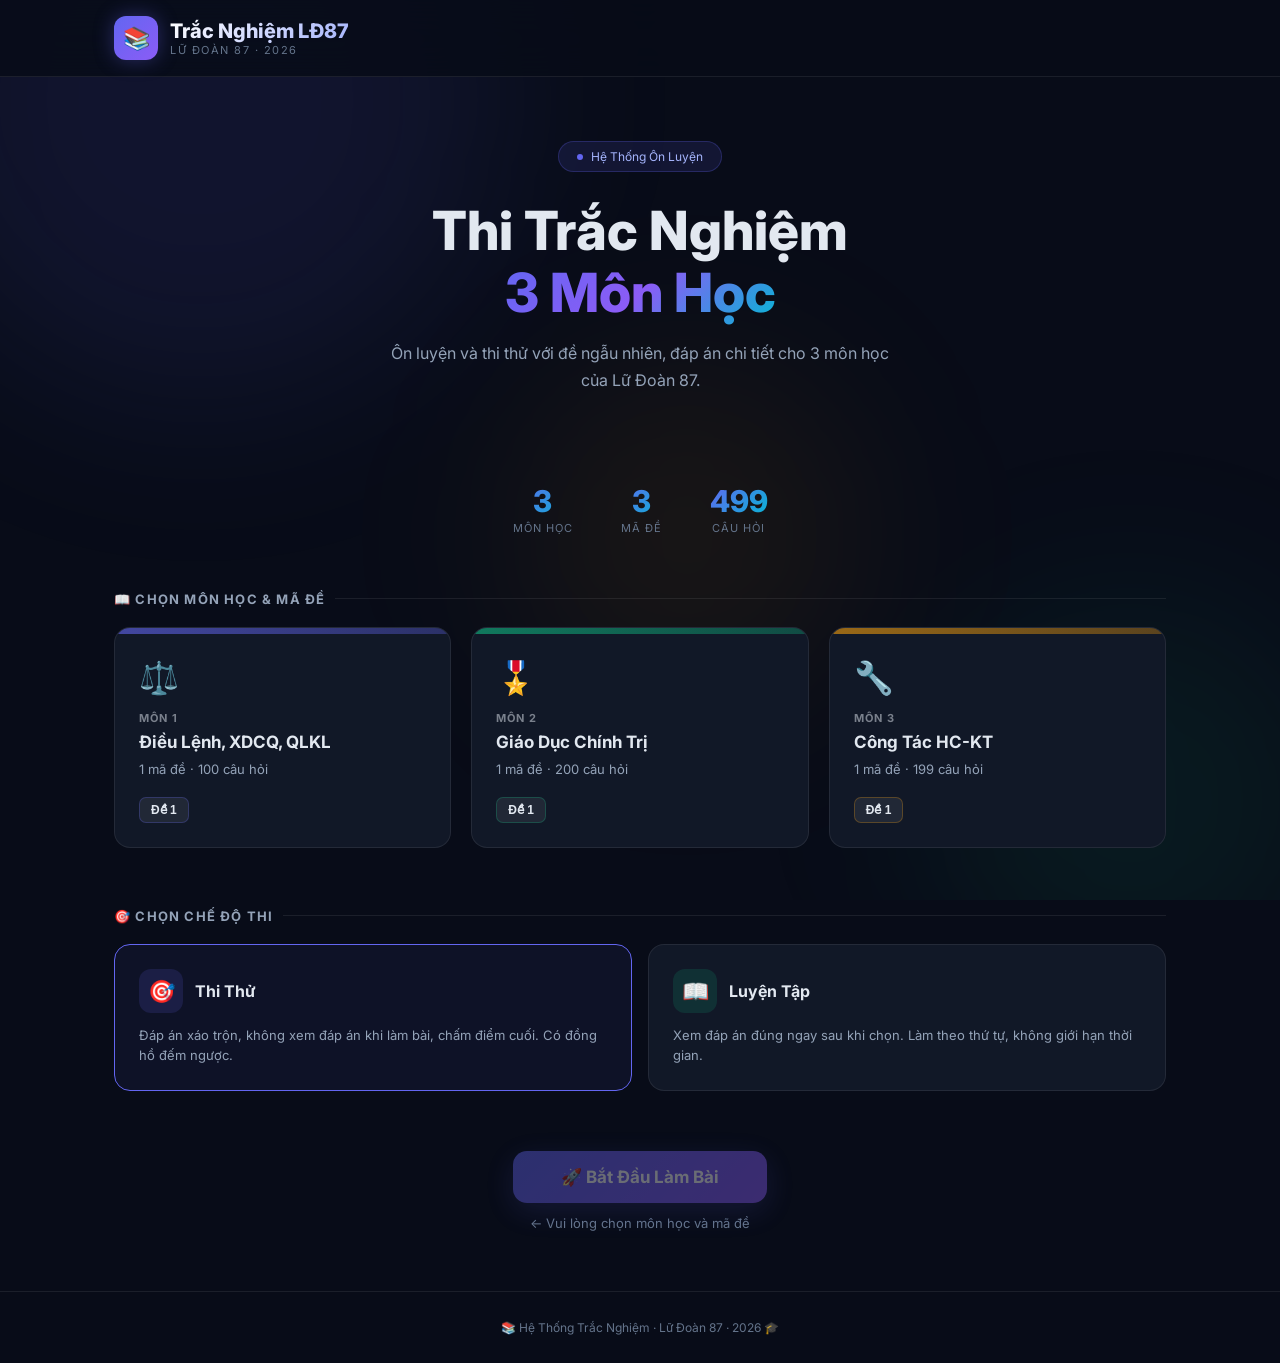
<file: index.html>
<!DOCTYPE html>
<html lang="vi">
<head>
  <meta charset="UTF-8"/>
  <meta name="viewport" content="width=device-width, initial-scale=1.0"/>
  <title>📚 Hệ Thống Trắc Nghiệm - Lữ Đoàn 87</title>
  <meta name="description" content="Phần mềm ôn luyện và thi thử trắc nghiệm 3 môn: Điều Lệnh XDCQ QLKL, GDCT, CT HC-KT"/>
  <link rel="preconnect" href="https://fonts.googleapis.com">
  <link href="https://fonts.googleapis.com/css2?family=Inter:wght@300;400;500;600;700;800&display=swap" rel="stylesheet">
  <style>
    *, *::before, *::after { box-sizing: border-box; margin: 0; padding: 0; }
    :root {
      --bg: #080c18; --surface: #111827; --surface2: #1a2234;
      --border: rgba(255,255,255,0.08);
      --c1: #6366f1; --c2: #10b981; --c3: #f59e0b;
      --text: #e2e8f0; --muted: #64748b; --dim: #94a3b8;
      --radius: 16px;
    }
    body { font-family: 'Inter', sans-serif; background: var(--bg); color: var(--text); min-height: 100vh; overflow-x: hidden; }

    /* Animated bg */
    .bg-fx { position: fixed; inset: 0; pointer-events: none; z-index: 0; overflow: hidden; }
    .orb { position: absolute; border-radius: 50%; filter: blur(90px); animation: orb 14s ease-in-out infinite; }
    .orb-1 { width: 600px; height: 600px; background: rgba(99,102,241,0.10); top:-200px; left:-100px; }
    .orb-2 { width: 400px; height: 400px; background: rgba(16,185,129,0.08); bottom:-100px; right:-50px; animation-delay:-5s; }
    .orb-3 { width: 350px; height: 350px; background: rgba(245,158,11,0.07); top:40%; left:40%; animation-delay:-9s; }
    @keyframes orb { 0%,100%{transform:translate(0,0)} 50%{transform:translate(25px,-25px)} }

    /* Layout */
    .wrap { position: relative; z-index: 1; max-width: 1100px; margin: 0 auto; padding: 0 24px; }

    /* Header */
    header { border-bottom: 1px solid var(--border); backdrop-filter: blur(20px); background: rgba(8,12,24,0.85); position: sticky; top:0; z-index:100; }
    .hdr { display:flex; align-items:center; justify-content:space-between; padding:16px 24px; max-width:1100px; margin:0 auto; }
    .logo { display:flex; align-items:center; gap:12px; text-decoration:none; }
    .logo-badge { width:44px; height:44px; border-radius:12px; background:linear-gradient(135deg,var(--c1),#8b5cf6); display:flex; align-items:center; justify-content:center; font-size:22px; box-shadow:0 0 20px rgba(99,102,241,0.35); }
    .logo-info { }
    .logo-name { font-size:20px; font-weight:800; background:linear-gradient(135deg,#fff,#a5b4fc); -webkit-background-clip:text; -webkit-text-fill-color:transparent; }
    .logo-unit { font-size:11px; color:var(--muted); letter-spacing:1.5px; text-transform:uppercase; }

    /* Hero */
    .hero { padding:64px 0 48px; text-align:center; animation: fadeUp .6s ease both; }
    .hero-tag { display:inline-flex; align-items:center; gap:8px; padding:7px 18px; border-radius:100px; background:rgba(99,102,241,0.12); border:1px solid rgba(99,102,241,0.25); font-size:12px; color:#a5b4fc; margin-bottom:28px; }
    .hero-tag .dot { width:6px; height:6px; border-radius:50%; background:var(--c1); animation:pulse 2s ease infinite; }
    .hero h1 { font-size:clamp(28px,5vw,54px); font-weight:800; line-height:1.15; margin-bottom:16px; }
    .hero h1 em { font-style:normal; background:linear-gradient(135deg,var(--c1),#8b5cf6,#06b6d4); -webkit-background-clip:text; -webkit-text-fill-color:transparent; }
    .hero p { font-size:16px; color:var(--dim); max-width:500px; margin:0 auto; line-height:1.7; }
    @keyframes fadeUp { from{opacity:0;transform:translateY(20px)} to{opacity:1;transform:none} }
    @keyframes pulse { 0%,100%{opacity:1} 50%{opacity:0.4} }

    /* Stats */
    .stats { display:flex; justify-content:center; gap:48px; margin:40px 0 56px; animation:fadeUp .6s .15s ease both; }
    .stat { text-align:center; }
    .stat-n { font-size:30px; font-weight:800; background:linear-gradient(135deg,var(--c1),#06b6d4); -webkit-background-clip:text; -webkit-text-fill-color:transparent; }
    .stat-l { font-size:11px; color:var(--muted); text-transform:uppercase; letter-spacing:1px; margin-top:2px; }

    /* Section title */
    .section-title { font-size:13px; font-weight:700; color:var(--dim); text-transform:uppercase; letter-spacing:1.2px; margin-bottom:20px; display:flex; align-items:center; gap:10px; }
    .section-title::after { content:''; flex:1; height:1px; background:var(--border); }

    /* Subject cards */
    .subjects-grid { display:grid; grid-template-columns:repeat(3,1fr); gap:20px; margin-bottom:60px; animation:fadeUp .6s .25s ease both; }
    @media(max-width:768px) { .subjects-grid{grid-template-columns:1fr;} }

    .subject-card { background:var(--surface); border:1px solid var(--border); border-radius:var(--radius); overflow:hidden; transition:all .3s; cursor:pointer; text-decoration:none; display:block; color:inherit; }
    .subject-card:hover { transform:translateY(-5px); box-shadow:0 24px 60px rgba(0,0,0,0.4); }
    .subject-card:hover .sc-top { opacity:1; }

    .sc-top { height:6px; opacity:.6; transition:opacity .3s; }
    .sc-body { padding:24px; }
    .sc-icon { font-size:32px; margin-bottom:14px; }
    .sc-num { font-size:11px; font-weight:700; letter-spacing:1px; text-transform:uppercase; margin-bottom:6px; opacity:.5; }
    .sc-name { font-size:17px; font-weight:700; margin-bottom:8px; line-height:1.3; }
    .sc-info { font-size:13px; color:var(--dim); margin-bottom:20px; }
    .sc-exams { display:flex; flex-wrap:wrap; gap:7px; margin-top:4px; }
    .sc-exam-badge { padding:5px 11px; border-radius:7px; font-size:12px; font-weight:600; border:1px solid; cursor:pointer; transition:all .2s; white-space:nowrap; background:rgba(255,255,255,0.07); color:#e2e8f0 !important; }

    /* Mode selection */
    .modes-section { margin-bottom:60px; animation:fadeUp .6s .35s ease both; }
    .modes-row { display:grid; grid-template-columns:1fr 1fr; gap:16px; }
    @media(max-width:560px) { .modes-row{grid-template-columns:1fr;} }

    .mode-card { background:var(--surface); border:1px solid var(--border); border-radius:var(--radius); padding:24px; cursor:pointer; transition:all .3s; text-align:left; }
    .mode-card:hover { border-color:rgba(99,102,241,0.4); transform:translateY(-3px); box-shadow:0 16px 40px rgba(0,0,0,0.35); }
    .mode-card.active-mode { border-color:var(--c1); background:rgba(99,102,241,0.07); }
    .mc-header { display:flex; align-items:center; gap:12px; margin-bottom:12px; }
    .mc-icon { width:44px; height:44px; border-radius:12px; display:flex; align-items:center; justify-content:center; font-size:22px; }
    .mc-title { font-size:16px; font-weight:700; }
    .mc-desc { font-size:13px; color:var(--dim); line-height:1.6; }

    /* Start button */
    .start-section { text-align:center; margin-bottom:60px; animation:fadeUp .6s .45s ease both; }
    .start-big { padding:16px 48px; border-radius:14px; border:none; background:linear-gradient(135deg,var(--c1),#8b5cf6); color:white; font-size:17px; font-weight:700; cursor:pointer; transition:all .25s; font-family:inherit; box-shadow:0 8px 30px rgba(99,102,241,0.35); }
    .start-big:hover { transform:translateY(-3px); box-shadow:0 16px 40px rgba(99,102,241,0.5); }
    .start-big:disabled { opacity:.4; cursor:not-allowed; transform:none; }
    .start-hint { margin-top:12px; font-size:13px; color:var(--muted); }

    footer { text-align:center; padding:28px; border-top:1px solid var(--border); font-size:12px; color:var(--muted); position:relative; z-index:1; }
  </style>
</head>
<body>
<div class="bg-fx">
  <div class="orb orb-1"></div>
  <div class="orb orb-2"></div>
  <div class="orb orb-3"></div>
</div>

<header>
  <div class="hdr">
    <a href="index.html" class="logo">
      <div class="logo-badge">📚</div>
      <div class="logo-info">
        <div class="logo-name">Trắc Nghiệm LĐ87</div>
        <div class="logo-unit">Lữ Đoàn 87 · 2026</div>
      </div>
    </a>
  </div>
</header>

<main>
  <div class="wrap">
    <section class="hero">
      <div class="hero-tag"><span class="dot"></span> Hệ Thống Ôn Luyện</div>
      <h1>Thi Trắc Nghiệm<br><em>3 Môn Học</em></h1>
      <p>Ôn luyện và thi thử với đề ngẫu nhiên, đáp án chi tiết cho 3 môn học của Lữ Đoàn 87.</p>
    </section>

    <div class="stats" id="stats-row">
      <div class="stat"><div class="stat-n">3</div><div class="stat-l">Môn học</div></div>
      <div class="stat"><div class="stat-n" id="stat-exams">18</div><div class="stat-l">Mã đề</div></div>
      <div class="stat"><div class="stat-n" id="stat-questions">900</div><div class="stat-l">Câu hỏi</div></div>
    </div>

    <!-- Subjects -->
    <div class="section-title">📖 Chọn Môn Học &amp; Mã Đề</div>
    <div class="subjects-grid" id="subjects-grid">
      <div style="grid-column:1/-1;text-align:center;padding:40px;color:var(--muted);">Đang tải dữ liệu...</div>
    </div>

    <!-- Mode -->
    <div class="section-title">🎯 Chọn Chế Độ Thi</div>
    <div class="modes-section">
      <div class="modes-row">
        <div class="mode-card active-mode" id="mode-test" onclick="selectMode('test')">
          <div class="mc-header">
            <div class="mc-icon" style="background:rgba(99,102,241,0.15);">🎯</div>
            <div class="mc-title">Thi Thử</div>
          </div>
          <div class="mc-desc">Đáp án xáo trộn, không xem đáp án khi làm bài, chấm điểm cuối. Có đồng hồ đếm ngược.</div>
        </div>
        <div class="mode-card" id="mode-practice" onclick="selectMode('practice')">
          <div class="mc-header">
            <div class="mc-icon" style="background:rgba(16,185,129,0.15);">📖</div>
            <div class="mc-title">Luyện Tập</div>
          </div>
          <div class="mc-desc">Xem đáp án đúng ngay sau khi chọn. Làm theo thứ tự, không giới hạn thời gian.</div>
        </div>
      </div>
    </div>

    <!-- Start -->
    <div class="start-section">
      <button class="start-big" id="start-btn" disabled onclick="goToExam()">🚀 Bắt Đầu Làm Bài</button>
      <div class="start-hint" id="start-hint">← Vui lòng chọn môn học và mã đề</div>
    </div>
  </div>
</main>

<footer>📚 Hệ Thống Trắc Nghiệm · Lữ Đoàn 87 · 2026 🎓</footer>

<script>
let subjectsData = null;
let selectedSubject = null;
let selectedExam = null;
let selectedMode = 'test';

const COLORS = ['#6366f1','#10b981','#f59e0b'];

async function init() {
  try {
    const r = await fetch('subjects.json');
    subjectsData = await r.json();
    renderSubjects();
    // Cap nhat thong ke dong
    const totalExams = subjectsData.subjects.reduce((s,sub)=>s+Object.keys(sub.exams).length,0);
    const totalQ = subjectsData.subjects.reduce((s,sub)=>s+Object.values(sub.exams).reduce((a,e)=>a+e.length,0),0);
    document.getElementById('stat-exams').textContent = totalExams;
    document.getElementById('stat-questions').textContent = totalQ;
  } catch(e) {
    document.getElementById('subjects-grid').innerHTML =
      '<div style="grid-column:1/-1;text-align:center;padding:40px;color:#ef4444;">Lỗi tải dữ liệu. Kiểm tra file subjects.json</div>';
  }
}

function renderSubjects() {
  const grid = document.getElementById('subjects-grid');
  grid.innerHTML = '';
  subjectsData.subjects.forEach((subj, si) => {
    const color = subj.color || COLORS[si % COLORS.length];
    const examNums = Object.keys(subj.exams).sort((a,b) => parseInt(a)-parseInt(b));

    const card = document.createElement('div');
    card.className = 'subject-card';
    card.id = 'subj-' + subj.id;

    const examBadges = examNums.map(en =>
      `<button class="sc-exam-badge" id="badge-${subj.id}-${en}"
        style="border-color:${color}44;"
        onclick="selectExam(event,${subj.id},'${en}','${color}')">Đề ${en}</button>`
    ).join('');

    card.innerHTML = `
      <div class="sc-top" style="background:linear-gradient(90deg,${color},${color}88);"></div>
      <div class="sc-body">
        <div class="sc-icon">${subj.icon}</div>
        <div class="sc-num">Môn ${subj.id}</div>
        <div class="sc-name">${subj.name}</div>
        <div class="sc-info">${examNums.length} mã đề · ${examNums.reduce((s,en)=>s+(subj.exams[en]?.length||0),0)} câu hỏi</div>
        <div class="sc-exams">${examBadges}</div>
      </div>
    `;
    grid.appendChild(card);
  });
}

function selectExam(e, subjId, examNum, color) {
  e.stopPropagation();
  // Clear all badges
  document.querySelectorAll('.sc-exam-badge').forEach(b => {
    b.style.background = '';
    b.style.color = b.style.borderColor.replace('33','');
    b.style.fontWeight = '600';
  });
  // Highlight selected
  const badge = document.getElementById(`badge-${subjId}-${examNum}`);
  if (badge) {
    badge.style.background = color;
    badge.style.color = 'white';
  }
  // Highlight subject card
  document.querySelectorAll('.subject-card').forEach(c => c.style.borderColor = '');
  const card = document.getElementById('subj-' + subjId);
  if (card) card.style.borderColor = color + '66';

  selectedSubject = subjId;
  selectedExam = examNum;

  const subj = subjectsData.subjects.find(s => s.id === subjId);
  const qCount = subj?.exams?.[examNum]?.length || 0;
  document.getElementById('start-btn').disabled = false;
  document.getElementById('start-hint').textContent =
    `✅ ${subj?.name} · Đề ${examNum} · ${qCount} câu · Chế độ: ${selectedMode === 'test' ? 'Thi thử' : 'Luyện tập'}`;
}

function selectMode(mode) {
  selectedMode = mode;
  document.getElementById('mode-test').classList.toggle('active-mode', mode === 'test');
  document.getElementById('mode-practice').classList.toggle('active-mode', mode === 'practice');
  if (selectedSubject && selectedExam) {
    const subj = subjectsData.subjects.find(s => s.id === selectedSubject);
    document.getElementById('start-hint').textContent =
      `✅ ${subj?.name} · Đề ${selectedExam} · Chế độ: ${mode === 'test' ? 'Thi thử' : 'Luyện tập'}`;
  }
}

function goToExam() {
  if (!selectedSubject || !selectedExam) return;
  sessionStorage.setItem('examConfig', JSON.stringify({
    subjectId: selectedSubject,
    examNum: selectedExam,
    mode: selectedMode
  }));
  window.location.href = `exam.html?mode=${selectedMode}&subj=${selectedSubject}&exam=${selectedExam}`;
}

init();
</script>
</body>
</html>
</file>
